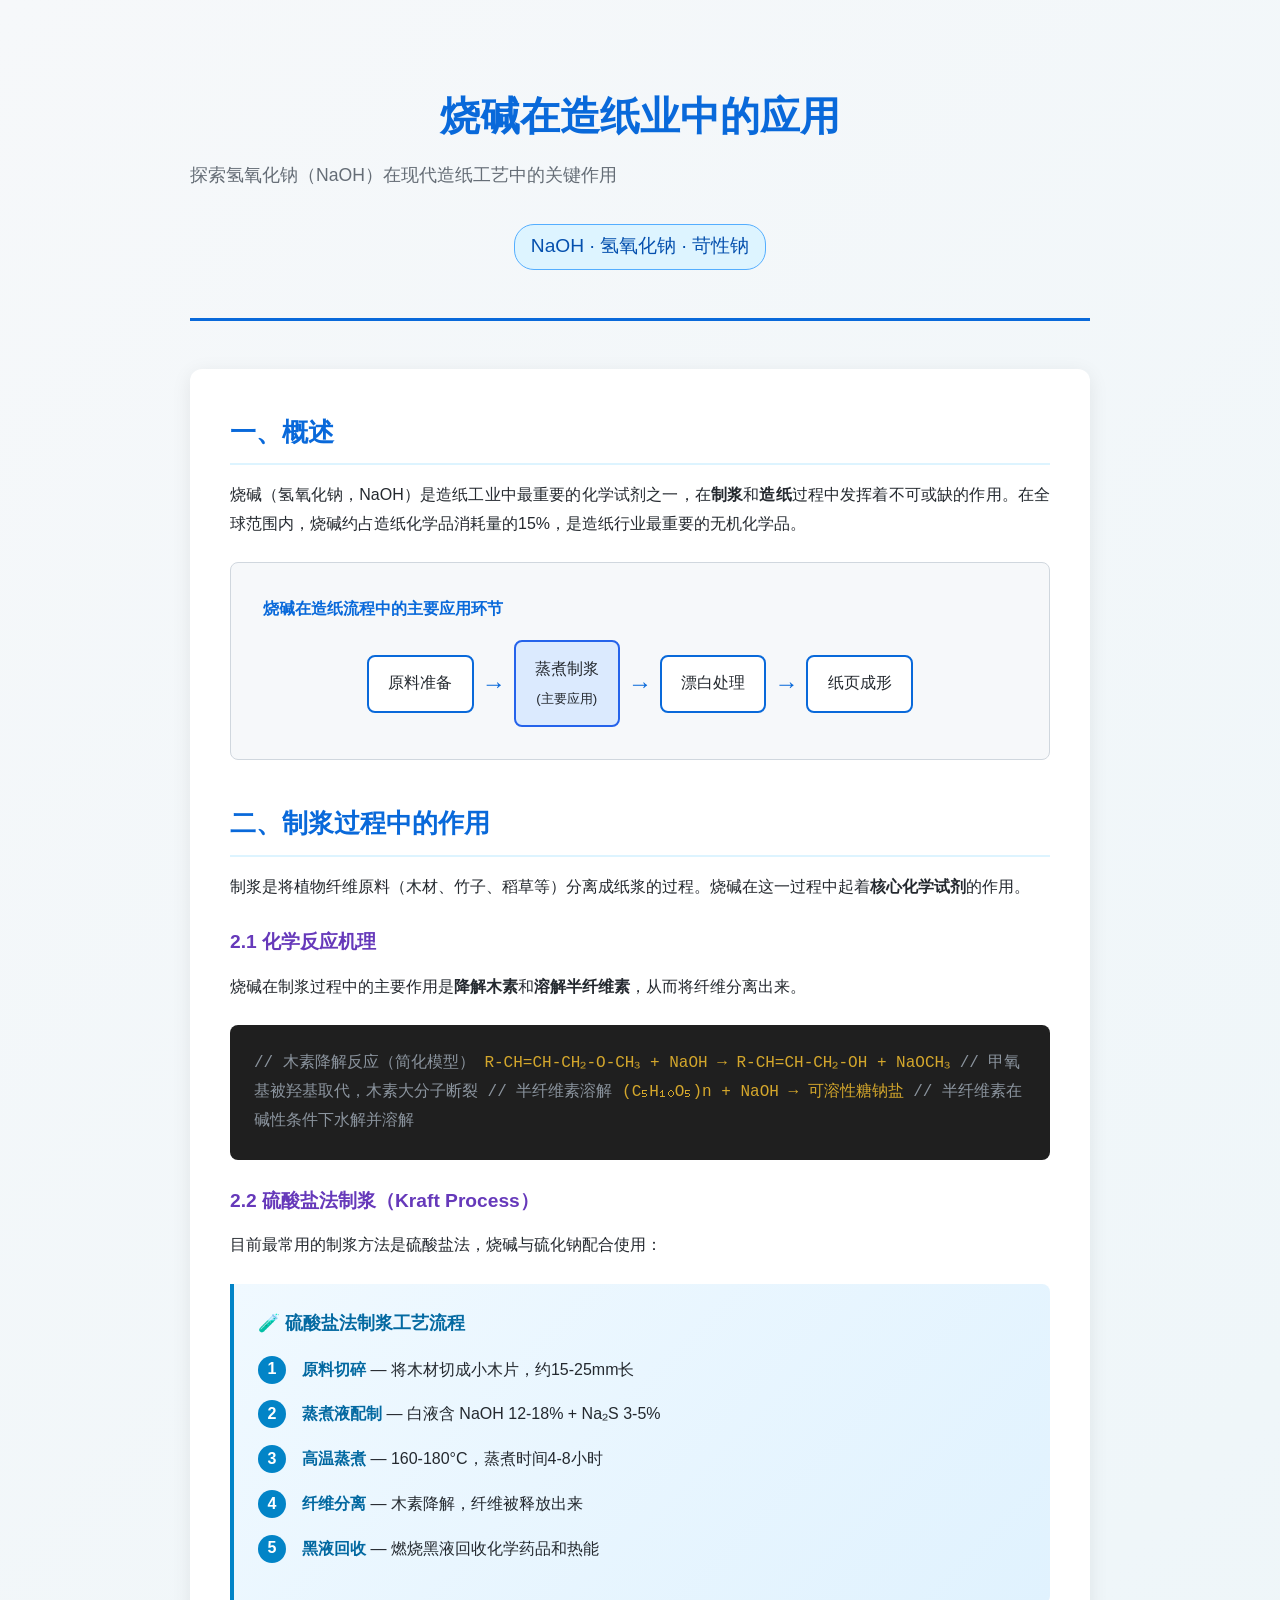
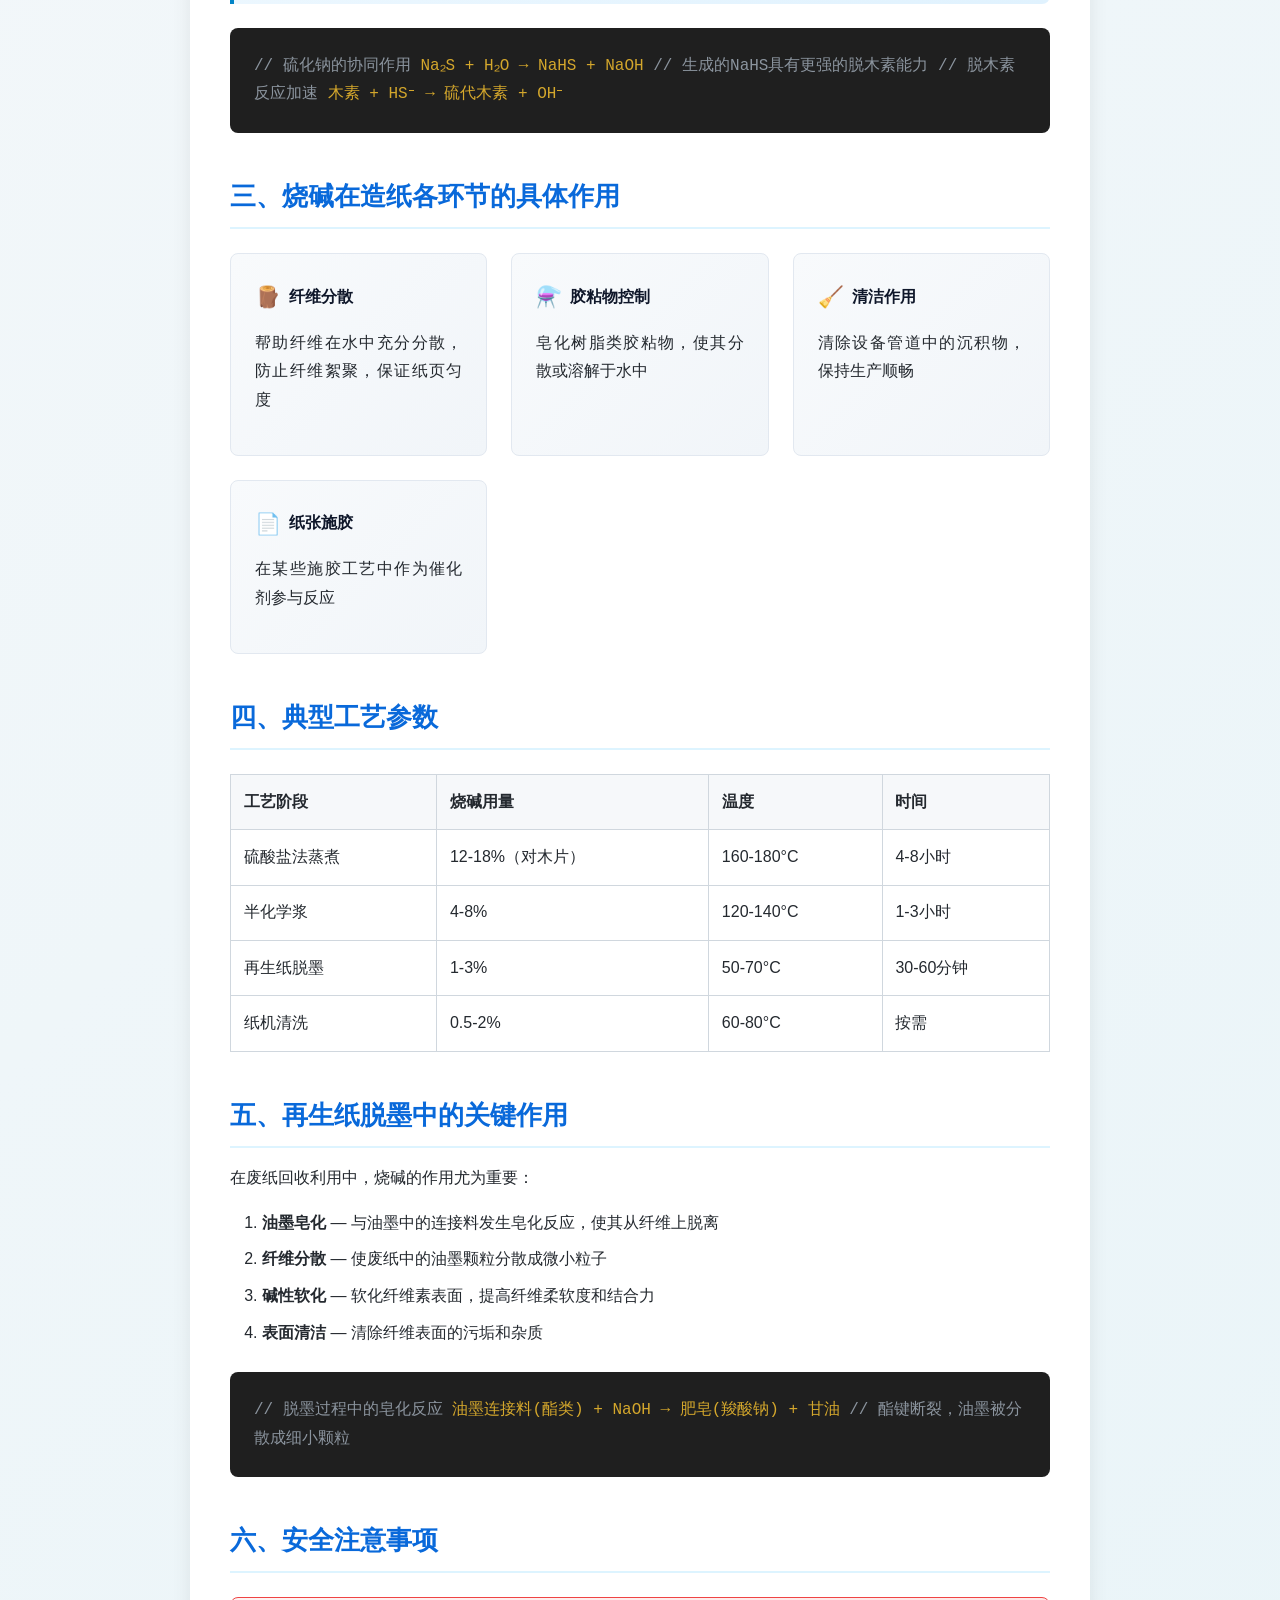
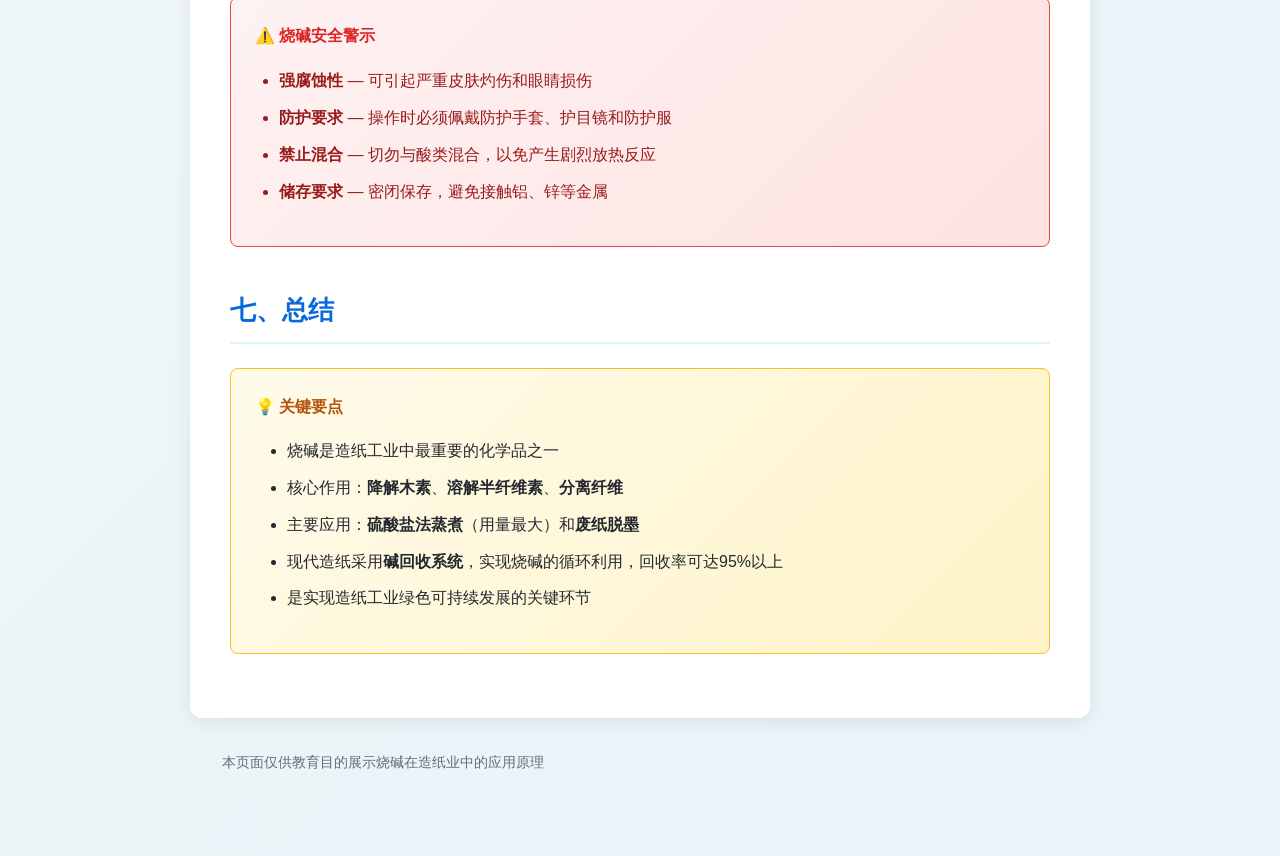
<file: caustic_soda_paper.html>
<!DOCTYPE html>
<html lang="zh-CN">
<head>
    <meta charset="UTF-8">
    <meta name="viewport" content="width=device-width, initial-scale=1.0">
    <title>烧碱在造纸业中的应用</title>
    <style>
        * {
            margin: 0;
            padding: 0;
            box-sizing: border-box;
        }
        body {
            font-family: -apple-system, BlinkMacSystemFont, "Segoe UI", Helvetica, Arial, sans-serif;
            line-height: 1.8;
            color: #24292f;
            background: linear-gradient(135deg, #f6f8fa 0%, #e8f4f8 100%);
            min-height: 100vh;
            padding: 2rem;
        }
        .container {
            max-width: 900px;
            margin: 0 auto;
        }
        header {
            text-align: center;
            padding: 3rem 0;
            border-bottom: 3px solid #0969da;
            margin-bottom: 3rem;
        }
        h1 {
            font-size: 2.5rem;
            color: #0969da;
            margin-bottom: 0.5rem;
        }
        .subtitle {
            color: #656d76;
            font-size: 1.1rem;
        }
        .chemical-formula {
            display: inline-block;
            background: #ddf4ff;
            border: 1px solid #54aeff;
            padding: 0.3rem 1rem;
            border-radius: 20px;
            font-size: 1.2rem;
            margin-top: 1rem;
            color: #0550ae;
        }
        .content {
            background: white;
            border-radius: 12px;
            padding: 2.5rem;
            box-shadow: 0 4px 20px rgba(0,0,0,0.08);
        }
        h2 {
            color: #0969da;
            font-size: 1.6rem;
            margin: 2.5rem 0 1rem 0;
            padding-bottom: 0.5rem;
            border-bottom: 2px solid #ddf4ff;
        }
        h2:first-of-type {
            margin-top: 0;
        }
        h3 {
            color: #6639ba;
            font-size: 1.2rem;
            margin: 1.5rem 0 0.8rem 0;
        }
        p {
            margin-bottom: 1rem;
            text-align: justify;
        }
        .process-flow {
            background: linear-gradient(135deg, #f0f9ff 0%, #e0f2fe 100%);
            border-left: 4px solid #0284c7;
            padding: 1.5rem;
            margin: 1.5rem 0;
            border-radius: 0 8px 8px 0;
        }
        .process-flow h4 {
            color: #0369a1;
            margin-bottom: 1rem;
            font-size: 1.1rem;
        }
        .process-step {
            display: flex;
            align-items: flex-start;
            margin-bottom: 1rem;
        }
        .step-number {
            background: #0284c7;
            color: white;
            width: 28px;
            height: 28px;
            border-radius: 50%;
            display: flex;
            align-items: center;
            justify-content: center;
            font-weight: bold;
            margin-right: 1rem;
            flex-shrink: 0;
        }
        .step-content {
            flex: 1;
        }
        .step-content strong {
            color: #0369a1;
        }
        .reaction-box {
            background: #1f1f1f;
            color: #d4a72c;
            font-family: "SF Mono", Monaco, Consolas, monospace;
            padding: 1.5rem;
            border-radius: 8px;
            margin: 1.5rem 0;
            overflow-x: auto;
        }
        .reaction-box .comment {
            color: #8b949e;
        }
        .highlight-box {
            background: linear-gradient(135deg, #fffbeb 0%, #fef3c7 100%);
            border: 1px solid #fbbf24;
            border-radius: 8px;
            padding: 1.5rem;
            margin: 1.5rem 0;
        }
        .highlight-box h4 {
            color: #b45309;
            margin-bottom: 0.8rem;
        }
        ul, ol {
            margin: 1rem 0 1rem 2rem;
        }
        li {
            margin-bottom: 0.5rem;
        }
        .diagram {
            background: #f6f8fa;
            border: 1px solid #d0d7de;
            border-radius: 8px;
            padding: 2rem;
            margin: 1.5rem 0;
            text-align: center;
        }
        .diagram-row {
            display: flex;
            justify-content: center;
            align-items: center;
            flex-wrap: wrap;
            gap: 0.5rem;
        }
        .diagram-box {
            background: white;
            border: 2px solid #0969da;
            border-radius: 8px;
            padding: 0.8rem 1.2rem;
            font-weight: 500;
        }
        .diagram-arrow {
            font-size: 1.5rem;
            color: #0969da;
        }
        .uses-grid {
            display: grid;
            grid-template-columns: repeat(auto-fit, minmax(250px, 1fr));
            gap: 1.5rem;
            margin: 1.5rem 0;
        }
        .use-card {
            background: linear-gradient(135deg, #f8fafc 0%, #f1f5f9 100%);
            border: 1px solid #e2e8f0;
            border-radius: 8px;
            padding: 1.5rem;
        }
        .use-card h4 {
            color: #0f172a;
            margin-bottom: 0.8rem;
            display: flex;
            align-items: center;
            gap: 0.5rem;
        }
        .use-card .icon {
            font-size: 1.3rem;
        }
        table {
            width: 100%;
            border-collapse: collapse;
            margin: 1.5rem 0;
        }
        th, td {
            border: 1px solid #d0d7de;
            padding: 0.8rem;
            text-align: left;
        }
        th {
            background: #f6f8fa;
            font-weight: 600;
        }
        .safety-box {
            background: linear-gradient(135deg, #fef2f2 0%, #fee2e2 100%);
            border: 1px solid #ef4444;
            border-radius: 8px;
            padding: 1.5rem;
            margin: 1.5rem 0;
        }
        .safety-box h4 {
            color: #dc2626;
            margin-bottom: 0.8rem;
        }
        .safety-box ul {
            margin-left: 1.5rem;
        }
        .safety-box li {
            color: #991b1b;
        }
        footer {
            text-align: center;
            padding: 2rem;
            color: #656d76;
            font-size: 0.9rem;
        }
    </style>
</head>
<body>
    <div class="container">
        <header>
            <h1>烧碱在造纸业中的应用</h1>
            <p class="subtitle">探索氢氧化钠（NaOH）在现代造纸工艺中的关键作用</p>
            <div class="chemical-formula">NaOH · 氢氧化钠 · 苛性钠</div>
        </header>

        <div class="content">
            <h2>一、概述</h2>
            <p>烧碱（氢氧化钠，NaOH）是造纸工业中最重要的化学试剂之一，在<strong>制浆</strong>和<strong>造纸</strong>过程中发挥着不可或缺的作用。在全球范围内，烧碱约占造纸化学品消耗量的15%，是造纸行业最重要的无机化学品。</p>

            <div class="diagram">
                <p style="margin-bottom:1rem;font-weight:600;color:#0969da;">烧碱在造纸流程中的主要应用环节</p>
                <div class="diagram-row">
                    <div class="diagram-box">原料准备</div>
                    <span class="diagram-arrow">→</span>
                    <div class="diagram-box" style="background:#dbeafe;border-color:#2563eb;">蒸煮制浆<br><small>(主要应用)</small></div>
                    <span class="diagram-arrow">→</span>
                    <div class="diagram-box">漂白处理</div>
                    <span class="diagram-arrow">→</span>
                    <div class="diagram-box">纸页成形</div>
                </div>
            </div>

            <h2>二、制浆过程中的作用</h2>
            <p>制浆是将植物纤维原料（木材、竹子、稻草等）分离成纸浆的过程。烧碱在这一过程中起着<strong>核心化学试剂</strong>的作用。</p>

            <h3>2.1 化学反应机理</h3>
            <p>烧碱在制浆过程中的主要作用是<strong>降解木素</strong>和<strong>溶解半纤维素</strong>，从而将纤维分离出来。</p>

            <div class="reaction-box">
<span class="comment">// 木素降解反应（简化模型）</span>
R-CH=CH-CH₂-O-CH₃ + NaOH → R-CH=CH-CH₂-OH + NaOCH₃
<span class="comment">// 甲氧基被羟基取代，木素大分子断裂</span>

<span class="comment">// 半纤维素溶解</span>
(C₅H₁₀O₅)n + NaOH → 可溶性糖钠盐
<span class="comment">// 半纤维素在碱性条件下水解并溶解</span>
            </div>

            <h3>2.2 硫酸盐法制浆（Kraft Process）</h3>
            <p>目前最常用的制浆方法是硫酸盐法，烧碱与硫化钠配合使用：</p>

            <div class="process-flow">
                <h4>🧪 硫酸盐法制浆工艺流程</h4>
                <div class="process-step">
                    <span class="step-number">1</span>
                    <div class="step-content">
                        <strong>原料切碎</strong> — 将木材切成小木片，约15-25mm长
                    </div>
                </div>
                <div class="process-step">
                    <span class="step-number">2</span>
                    <div class="step-content">
                        <strong>蒸煮液配制</strong> — 白液含 NaOH 12-18% + Na₂S 3-5%
                    </div>
                </div>
                <div class="process-step">
                    <span class="step-number">3</span>
                    <div class="step-content">
                        <strong>高温蒸煮</strong> — 160-180°C，蒸煮时间4-8小时
                    </div>
                </div>
                <div class="process-step">
                    <span class="step-number">4</span>
                    <div class="step-content">
                        <strong>纤维分离</strong> — 木素降解，纤维被释放出来
                    </div>
                </div>
                <div class="process-step">
                    <span class="step-number">5</span>
                    <div class="step-content">
                        <strong>黑液回收</strong> — 燃烧黑液回收化学药品和热能
                    </div>
                </div>
            </div>

            <div class="reaction-box">
<span class="comment">// 硫化钠的协同作用</span>
Na₂S + H₂O → NaHS + NaOH
<span class="comment">// 生成的NaHS具有更强的脱木素能力</span>

<span class="comment">// 脱木素反应加速</span>
木素 + HS⁻ → 硫代木素 + OH⁻
            </div>

            <h2>三、烧碱在造纸各环节的具体作用</h2>

            <div class="uses-grid">
                <div class="use-card">
                    <h4><span class="icon">🪵</span> 纤维分散</h4>
                    <p>帮助纤维在水中充分分散，防止纤维絮聚，保证纸页匀度</p>
                </div>
                <div class="use-card">
                    <h4><span class="icon">⚗️</span> 胶粘物控制</h4>
                    <p>皂化树脂类胶粘物，使其分散或溶解于水中</p>
                </div>
                <div class="use-card">
                    <h4><span class="icon">🧹</span> 清洁作用</h4>
                    <p>清除设备管道中的沉积物，保持生产顺畅</p>
                </div>
                <div class="use-card">
                    <h4><span class="icon">📄</span> 纸张施胶</h4>
                    <p>在某些施胶工艺中作为催化剂参与反应</p>
                </div>
            </div>

            <h2>四、典型工艺参数</h2>
            <table>
                <tr>
                    <th>工艺阶段</th>
                    <th>烧碱用量</th>
                    <th>温度</th>
                    <th>时间</th>
                </tr>
                <tr>
                    <td>硫酸盐法蒸煮</td>
                    <td>12-18%（对木片）</td>
                    <td>160-180°C</td>
                    <td>4-8小时</td>
                </tr>
                <tr>
                    <td>半化学浆</td>
                    <td>4-8%</td>
                    <td>120-140°C</td>
                    <td>1-3小时</td>
                </tr>
                <tr>
                    <td>再生纸脱墨</td>
                    <td>1-3%</td>
                    <td>50-70°C</td>
                    <td>30-60分钟</td>
                </tr>
                <tr>
                    <td>纸机清洗</td>
                    <td>0.5-2%</td>
                    <td>60-80°C</td>
                    <td>按需</td>
                </tr>
            </table>

            <h2>五、再生纸脱墨中的关键作用</h2>
            <p>在废纸回收利用中，烧碱的作用尤为重要：</p>
            <ol>
                <li><strong>油墨皂化</strong> — 与油墨中的连接料发生皂化反应，使其从纤维上脱离</li>
                <li><strong>纤维分散</strong> — 使废纸中的油墨颗粒分散成微小粒子</li>
                <li><strong>碱性软化</strong> — 软化纤维素表面，提高纤维柔软度和结合力</li>
                <li><strong>表面清洁</strong> — 清除纤维表面的污垢和杂质</li>
            </ol>

            <div class="reaction-box">
<span class="comment">// 脱墨过程中的皂化反应</span>
油墨连接料(酯类) + NaOH → 肥皂(羧酸钠) + 甘油
<span class="comment">// 酯键断裂，油墨被分散成细小颗粒</span>
            </div>

            <h2>六、安全注意事项</h2>
            <div class="safety-box">
                <h4>⚠️ 烧碱安全警示</h4>
                <ul>
                    <li><strong>强腐蚀性</strong> — 可引起严重皮肤灼伤和眼睛损伤</li>
                    <li><strong>防护要求</strong> — 操作时必须佩戴防护手套、护目镜和防护服</li>
                    <li><strong>禁止混合</strong> — 切勿与酸类混合，以免产生剧烈放热反应</li>
                    <li><strong>储存要求</strong> — 密闭保存，避免接触铝、锌等金属</li>
                </ul>
            </div>

            <h2>七、总结</h2>
            <div class="highlight-box">
                <h4>💡 关键要点</h4>
                <ul>
                    <li>烧碱是造纸工业中最重要的化学品之一</li>
                    <li>核心作用：<strong>降解木素</strong>、<strong>溶解半纤维素</strong>、<strong>分离纤维</strong></li>
                    <li>主要应用：<strong>硫酸盐法蒸煮</strong>（用量最大）和<strong>废纸脱墨</strong></li>
                    <li>现代造纸采用<strong>碱回收系统</strong>，实现烧碱的循环利用，回收率可达95%以上</li>
                    <li>是实现造纸工业绿色可持续发展的关键环节</li>
                </ul>
            </div>
        </div>

        <footer>
            <p>本页面仅供教育目的展示烧碱在造纸业中的应用原理</p>
        </footer>
    </div>
</body>
</html>
</file>
